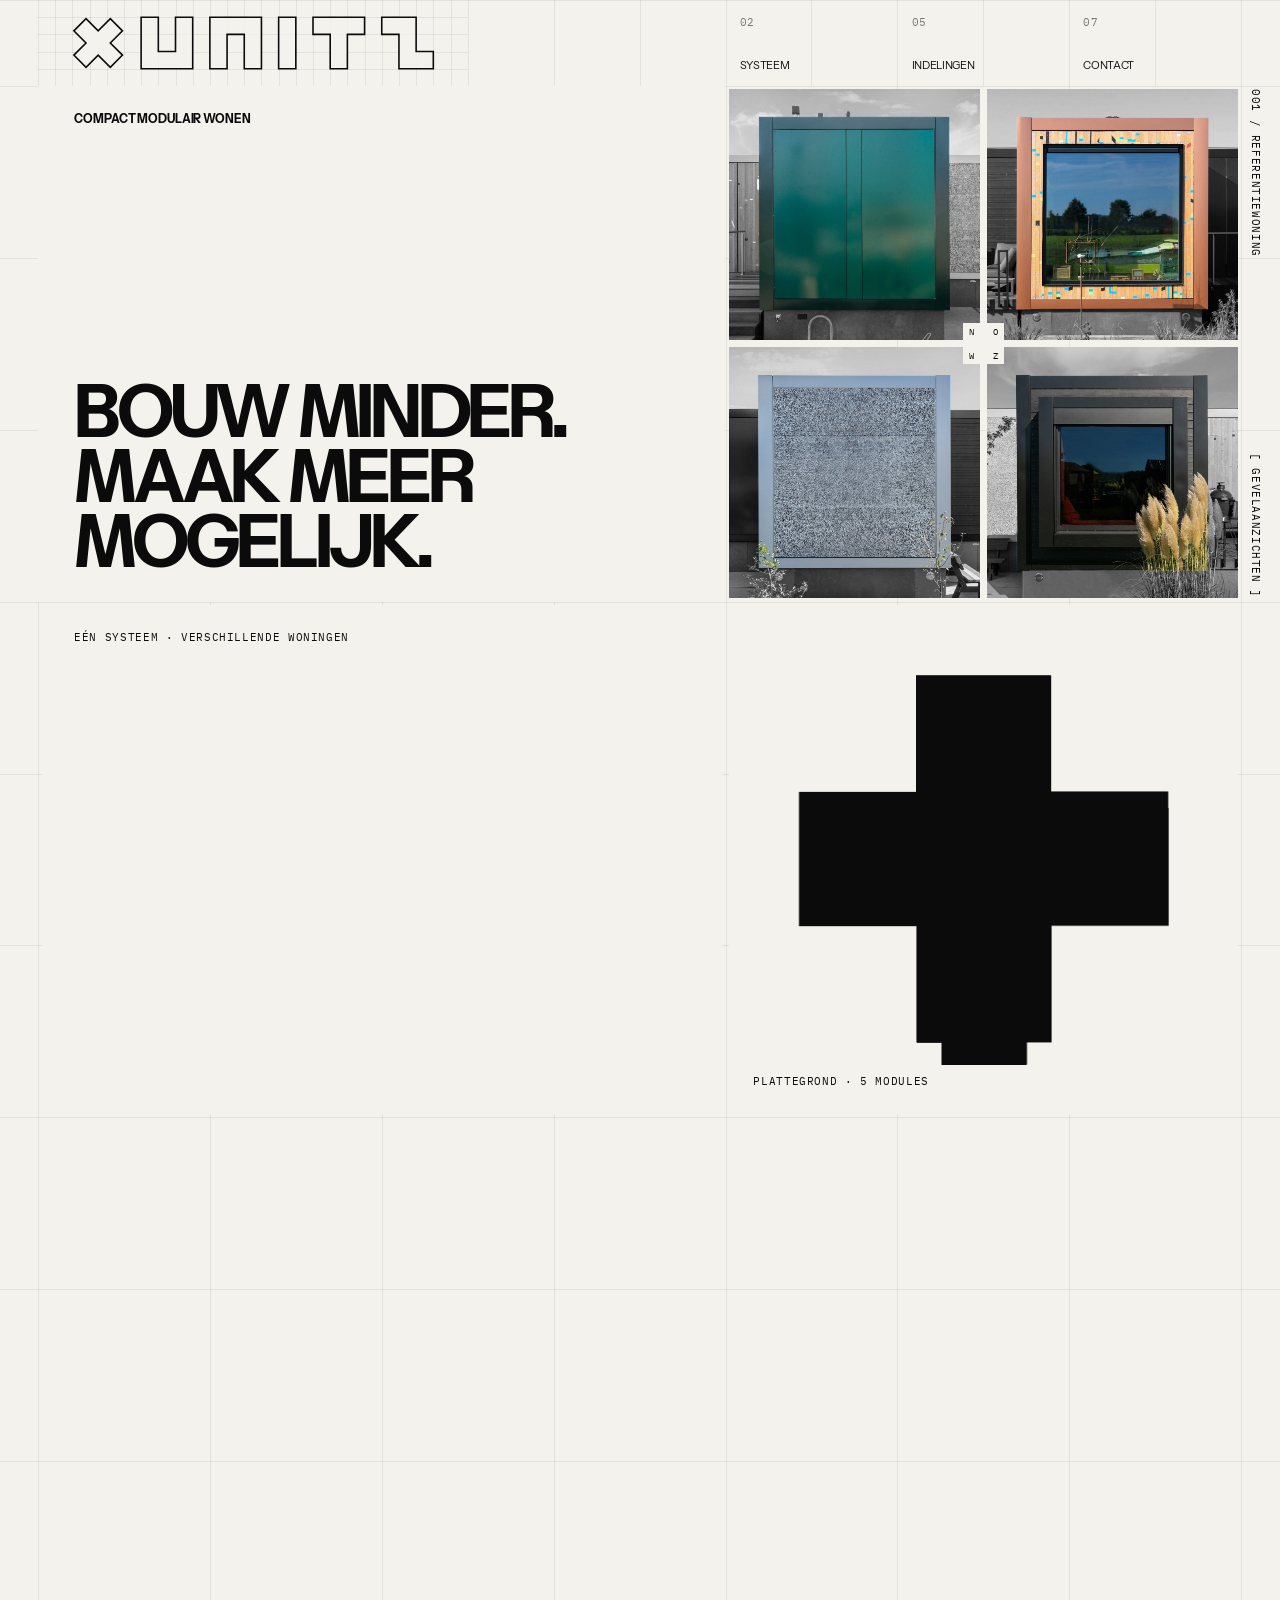
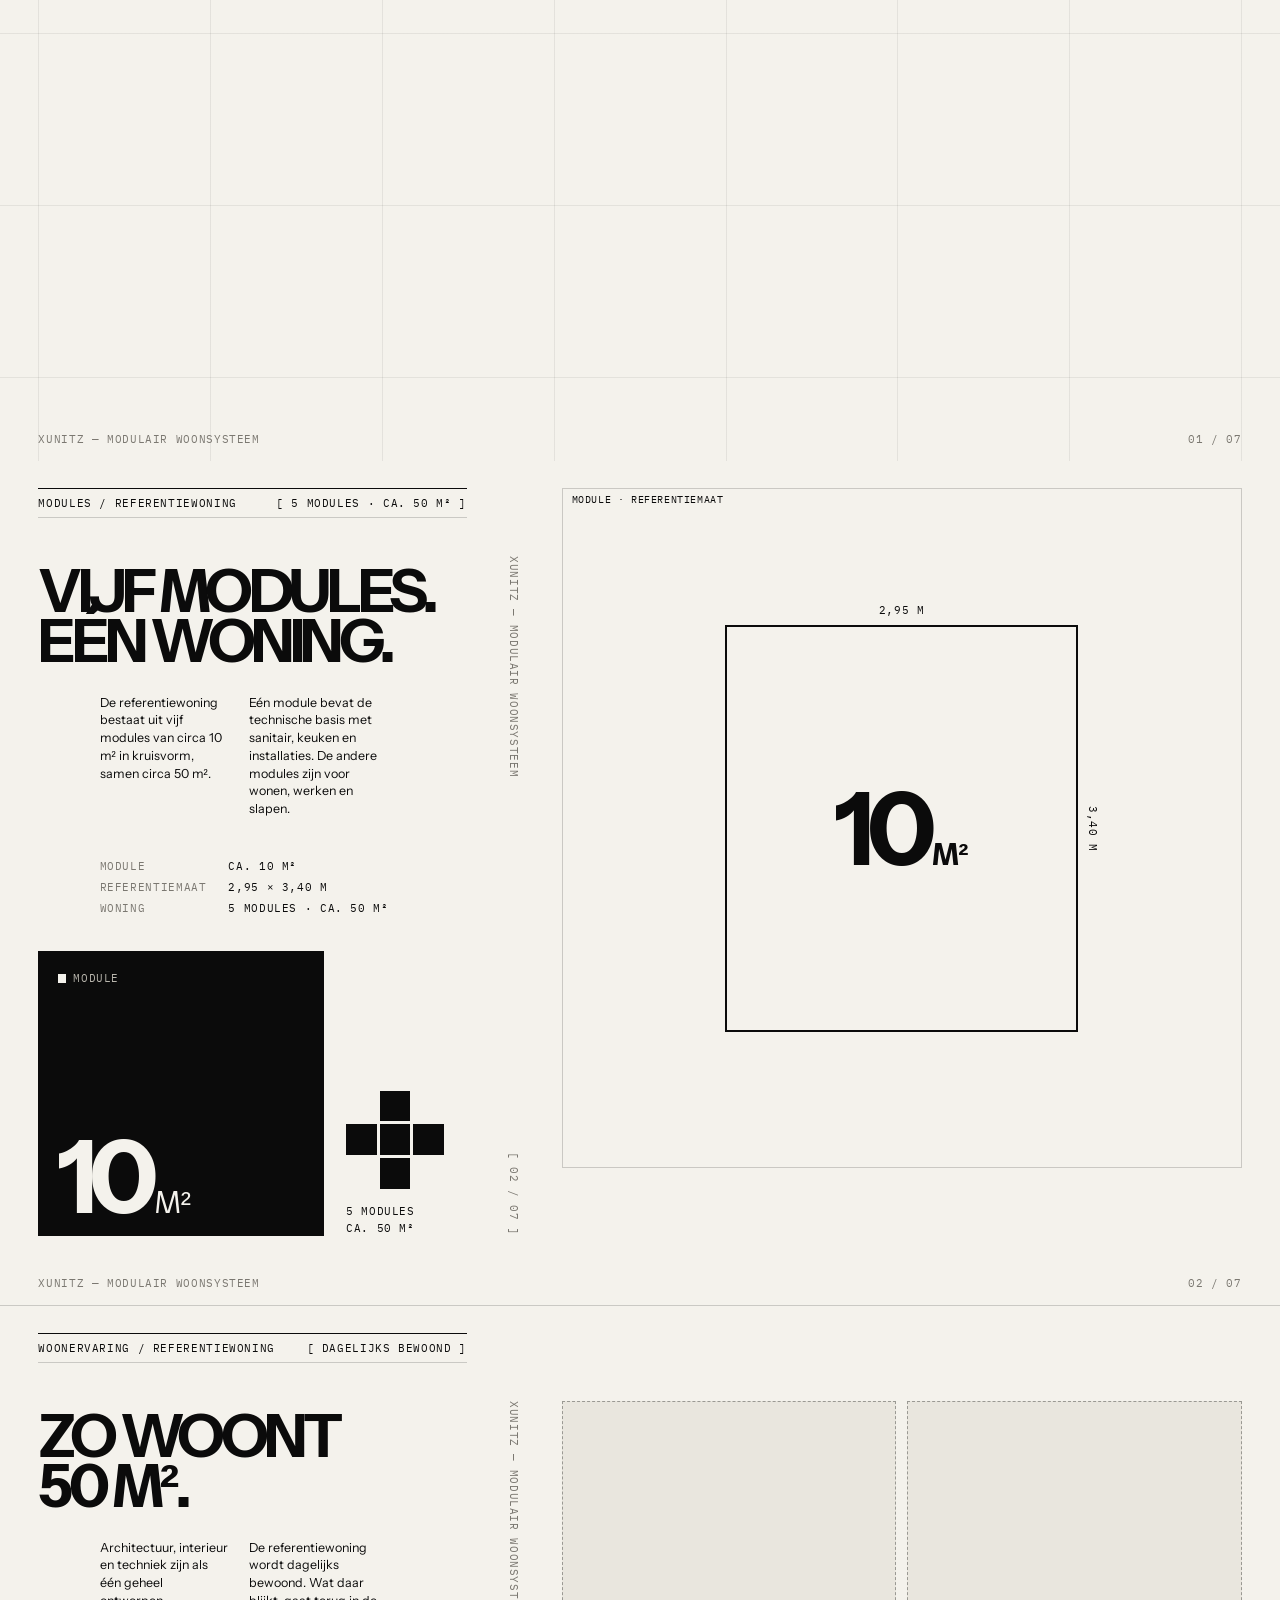
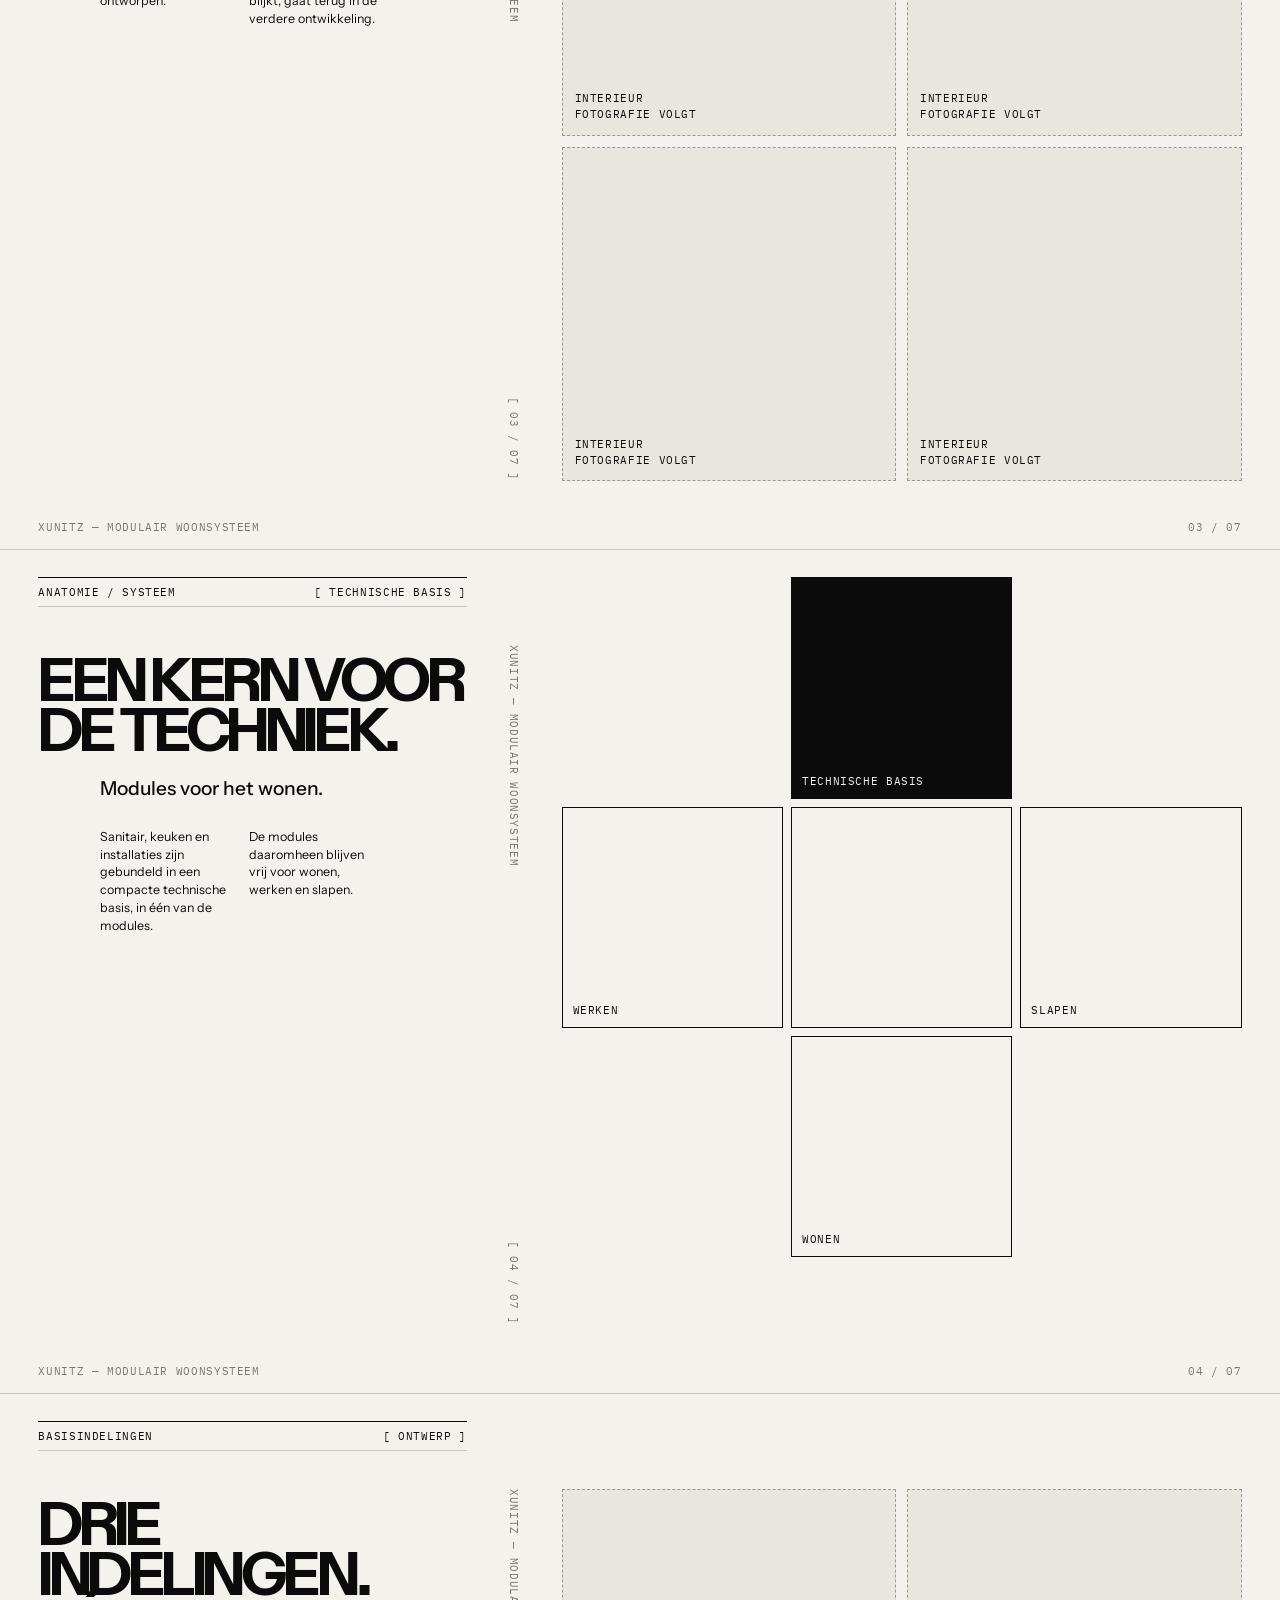
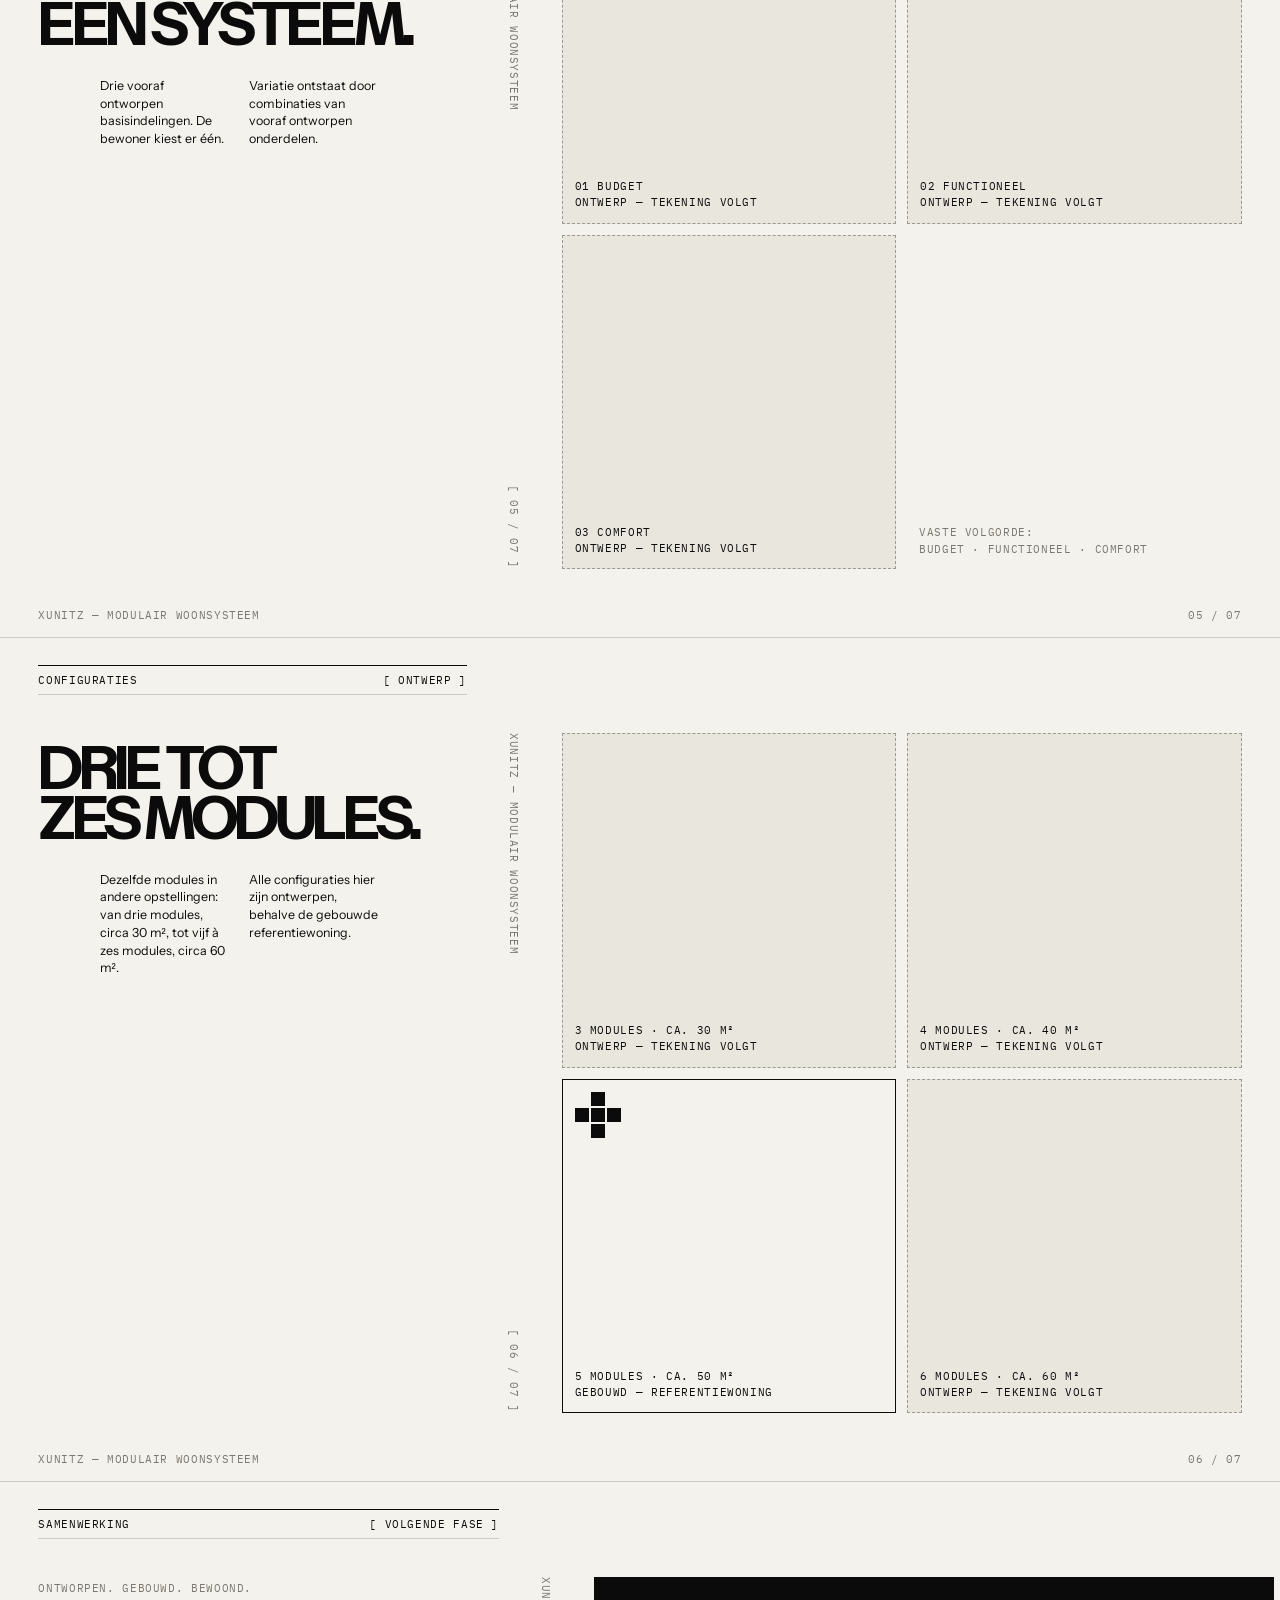
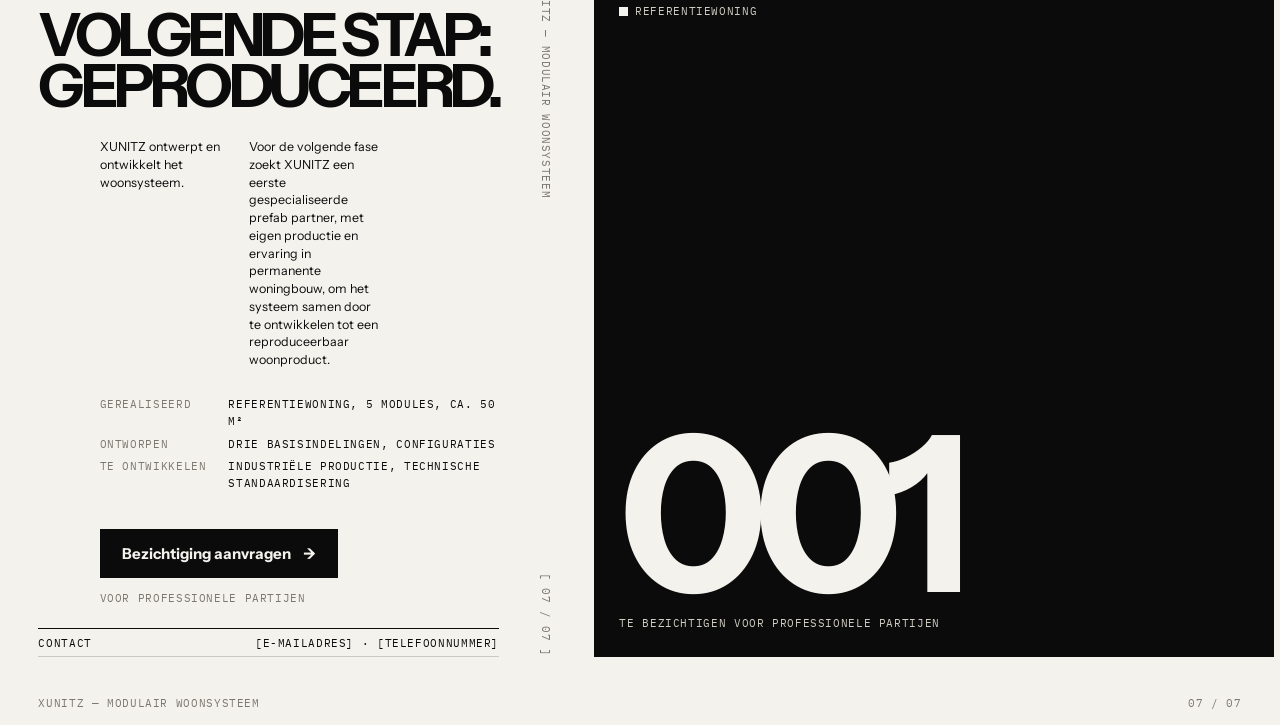
<file: index.html>
<!doctype html>
<html lang="nl">
<head>
<meta charset="utf-8">
<meta name="robots" content="noindex,nofollow">
<meta name="viewport" content="width=device-width,initial-scale=1">
<title>XUNITZ — Compact modulair wonen</title>
<link rel="stylesheet" href="https://fonts.googleapis.com/css2?family=IBM+Plex+Mono:wght@400;500&family=Instrument+Sans:wght@400;500;700&display=swap">
<link rel="stylesheet" href="css/style.css?v=20261127-0015">
</head>
<body>
<main>

<!-- 01 — Opening: vlakverdeling op het vierkante raster (7 vakken breed, 4 op de iPhone) -->
<button class="o-knop" id="o-knop" type="button" aria-expanded="false" aria-controls="o-lijst">Menu</button>
<nav class="o-lijst mono" id="o-lijst" aria-label="Menu"><a href="#systeem">02 Systeem</a><a href="#indelingen">05 Indelingen</a><a href="#contact">07 Contact</a></nav>
<section class="opening" id="woning" aria-label="Woning">
<div class="o-raster" aria-hidden="true"></div>
<div class="o-r o-top">
  <div class="o-p o-logo"><svg class="o-merk" viewBox="0 0 250 50" role="img" aria-label="XUNITZ"><g transform="translate(10 0)"><g class="o-merk-vlak"><polygon points="17.93,10.86 25.00,17.93 32.07,10.86 39.14,17.93 32.07,25.00 39.14,32.07 32.07,39.14 25.00,32.07 17.93,39.14 10.86,32.07 17.93,25.00 10.86,17.93"/><rect x="50" y="10" width="10" height="10"/><rect x="50" y="20" width="10" height="10"/><rect x="50" y="30" width="10" height="10"/><rect x="60" y="30" width="10" height="10"/><rect x="70" y="10" width="10" height="10"/><rect x="70" y="20" width="10" height="10"/><rect x="70" y="30" width="10" height="10"/><rect x="90" y="10" width="10" height="10"/><rect x="90" y="20" width="10" height="10"/><rect x="90" y="30" width="10" height="10"/><rect x="100" y="10" width="10" height="10"/><rect x="110" y="10" width="10" height="10"/><rect x="110" y="20" width="10" height="10"/><rect x="110" y="30" width="10" height="10"/><rect x="130" y="10" width="10" height="10"/><rect x="130" y="20" width="10" height="10"/><rect x="130" y="30" width="10" height="10"/><rect x="150" y="10" width="10" height="10"/><rect x="160" y="10" width="10" height="10"/><rect x="160" y="20" width="10" height="10"/><rect x="160" y="30" width="10" height="10"/><rect x="170" y="10" width="10" height="10"/><rect x="190" y="10" width="10" height="10"/><rect x="200" y="10" width="10" height="10"/><rect x="200" y="20" width="10" height="10"/><rect x="200" y="30" width="10" height="10"/><rect x="210" y="30" width="10" height="10"/></g><g class="o-merk-lijn"><polygon points="17.93,10.86 25.00,17.93 32.07,10.86 39.14,17.93 32.07,25.00 39.14,32.07 32.07,39.14 25.00,32.07 17.93,39.14 10.86,32.07 17.93,25.00 10.86,17.93"/><path d="M50 10H60M50 10V20M60 10V20M50 20V30M60 20V30M50 40H60M50 30V40M60 30H70M60 40H70M70 10H80M70 10V20M80 10V20M70 20V30M80 20V30M70 40H80M80 30V40M90 10H100M90 10V20M90 20V30M100 20V30M90 40H100M90 30V40M100 30V40M100 10H110M100 20H110M110 10H120M120 10V20M110 20V30M120 20V30M110 40H120M110 30V40M120 30V40M130 10H140M130 10V20M140 10V20M130 20V30M140 20V30M130 40H140M130 30V40M140 30V40M150 10H160M150 20H160M150 10V20M160 10H170M160 20V30M170 20V30M160 40H170M160 30V40M170 30V40M170 10H180M170 20H180M180 10V20M190 10H200M190 20H200M190 10V20M200 10H210M210 10V20M200 20V30M210 20V30M200 40H210M200 30V40M210 30H220M210 40H220M220 30V40"/></g></g></svg></div>
  <a class="o-p o-menu o-m1" href="#systeem"><span class="mono mute">02</span><b>Systeem</b></a>
  <a class="o-p o-menu o-m2" href="#indelingen"><span class="mono mute">05</span><b>Indelingen</b></a>
  <a class="o-p o-menu o-m3" href="#contact"><span class="mono mute">07</span><b>Contact</b></a>
  <section class="o-p o-t1">
    <p class="o-pos">Compact modulair wonen</p>
    <h1 class="o-kop"><span>Bouw minder.</span><span>Maak meer</span><span>mogelijk.</span></h1>
    <div class="o-groot" id="o-groot" hidden><img alt=""><button class="o-sluit" type="button" aria-label="Foto sluiten">×</button></div>
  </section>
  <div class="o-gevels" role="group" aria-label="Vier gevels van de referentiewoning — klik voor de originele foto">
    <button class="o-gevel" type="button" data-groot="img/gevels/noord.jpg" data-naam="Noordgevel"><img src="img/noord.jpg" alt="Noordgevel: groen gevelpaneel in een kader"><img class="o-kleur" src="img/gevels/noord-vk.jpg" alt="" aria-hidden="true"><span class="o-l o-l-n mono" aria-hidden="true">N</span></button>
    <button class="o-gevel" type="button" data-groot="img/gevels/oost.jpg" data-naam="Oostgevel"><img src="img/oost.jpg" alt="Oostgevel: groot raam in een koperkleurig kader"><img class="o-kleur" src="img/gevels/oost-vk.jpg" alt="" aria-hidden="true"><span class="o-l o-l-o mono" aria-hidden="true">O</span></button>
    <button class="o-gevel" type="button" data-groot="img/gevels/west.jpg" data-naam="Westgevel"><img src="img/west.jpg" alt="Westgevel: grijs gevelpaneel in een lichtblauw kader"><img class="o-kleur" src="img/gevels/west-vk.jpg" alt="" aria-hidden="true"><span class="o-l o-l-w mono" aria-hidden="true">W</span></button>
    <button class="o-gevel" type="button" data-groot="img/gevels/zuid.jpg" data-naam="Zuidgevel"><img src="img/zuid.jpg" alt="Zuidgevel: raam in een zwart kader"><img class="o-kleur" src="img/gevels/zuid-vk.jpg" alt="" aria-hidden="true"><span class="o-l o-l-z mono" aria-hidden="true">Z</span></button>
  </div>
  <div class="o-strip mono"><span>001 / Referentiewoning</span><span>[ Gevelaanzichten ]</span></div>
</div>
<div class="o-scroll" id="o-stappen">
  <div class="o-plak o-r">
    <section class="o-p o-t2">
      <p class="mono">Eén systeem · Verschillende woningen</p>
      <h2 class="o-kop"><span>Ontworpen.</span><span>Gebouwd.</span><span>Bewoond.</span></h2>
    </section>
    <div class="o-p o-plan">
      <p class="o-lab mono">Plattegrond · 5 modules</p>
      <img class="o-vlak" src="img/schets/plat-0-vlak.png" alt="">
      <img src="img/schets/plat-1-lijn.png" alt="">
      <img src="img/schets/plat-2-muren.png" alt="">
      <img src="img/schets/plat-3-inrichting.png" alt="Plattegrond van de referentiewoning">
    </div>
  </div>
</div>
<footer class="foot mono"><span>XUNITZ — Modulair woonsysteem</span><span>01 / 07</span></footer>
</section>

<!-- 02 — Vijf modules, één woning -->
<section class="screen" id="systeem" aria-label="Systeem">
<div class="stage sys">
  <section class="txt">
    <div class="strip mono"><span>Modules / Referentiewoning</span><span>[ 5 modules · ca. 50 m² ]</span></div>
    <h2 class="title" style="margin-top:calc(var(--s)*.07)">Vijf modules.<br>Eén woning.</h2>
    <div class="cols indent" style="margin-top:calc(var(--s)*.04)">
      <p>De referentiewoning bestaat uit vijf modules van circa 10 m² in kruisvorm, samen circa 50 m².</p>
      <p>Eén module bevat de technische basis met sanitair, keuken en installaties. De andere modules zijn voor wonen, werken en slapen.</p>
    </div>
    <div style="flex:1"></div>
    <dl class="spec mono indent" style="margin-bottom:calc(var(--s)*.05)">
      <dt>Module</dt><dd>ca. 10 m²</dd>
      <dt>Referentiemaat</dt><dd>2,95 × 3,40 M</dd>
      <dt>Woning</dt><dd>5 modules · ca. 50 m²</dd>
    </dl>
    <div class="legend">
      <div class="unit">
        <div class="mono"><span class="sq" style="background:var(--paper)"></span>Module</div>
        <div class="n">10<small>M²</small></div>
      </div>
      <div style="display:grid;gap:14px">
        <div class="cross" aria-hidden="true"><i class="o"></i><i></i><i class="o"></i><i></i><i></i><i></i><i class="o"></i><i></i><i class="o"></i></div>
        <p class="mono">5 modules<br>ca. 50 m²</p>
      </div>
    </div>
  </section>
  <div class="vtext mono" aria-hidden="true"><span>XUNITZ — Modulair woonsysteem</span><span>[ 02 / 07 ]</span></div>
  <figure class="planbox modbox" role="img" aria-label="Eén module: referentiemaat 2,95 bij 3,40 meter, circa 10 m²">
    <div class="mod"><span class="mono mw">2,95 M</span><span class="mono mh">3,40 M</span><b class="n">10<small>M²</small></b></div>
    <figcaption class="tagx">Module · referentiemaat</figcaption>
  </figure>
</div>
<footer class="foot mono"><span>XUNITZ — Modulair woonsysteem</span><span>02 / 07</span></footer>
</section>

<!-- 03 — Woonervaring -->
<section class="screen" id="woonervaring" aria-label="Woonervaring">
<div class="stage scene">
  <section class="txt">
    <div class="strip mono"><span>Woonervaring / Referentiewoning</span><span>[ Dagelijks bewoond ]</span></div>
    <h2 class="title" style="margin-top:calc(var(--s)*.07)">Zo woont<br>50 m².</h2>
    <div class="cols indent" style="margin-top:calc(var(--s)*.04)">
      <p>Architectuur, interieur en techniek zijn als één geheel ontworpen.</p>
      <p>De referentiewoning wordt dagelijks bewoond. Wat daar blijkt, gaat terug in de verdere ontwikkeling.</p>
    </div>
    <div style="flex:1"></div>
  </section>
  <div class="vtext mono" aria-hidden="true"><span>XUNITZ — Modulair woonsysteem</span><span>[ 03 / 07 ]</span></div>
  <div class="comp" role="group" aria-label="Interieurfotografie volgt">
    <div class="ph"><span>Interieur<br>Fotografie volgt</span></div>
    <div class="ph"><span>Interieur<br>Fotografie volgt</span></div>
    <div class="ph"><span>Interieur<br>Fotografie volgt</span></div>
    <div class="ph"><span>Interieur<br>Fotografie volgt</span></div>
  </div>
</div>
<footer class="foot mono"><span>XUNITZ — Modulair woonsysteem</span><span>03 / 07</span></footer>
</section>

<!-- 04 — Anatomie van XUNITZ -->
<section class="screen" id="anatomie" aria-label="Anatomie">
<div class="stage scene">
  <section class="txt">
    <div class="strip mono"><span>Anatomie / Systeem</span><span>[ Technische basis ]</span></div>
    <h2 class="title" style="margin-top:calc(var(--s)*.07)">Een kern voor<br>de techniek.</h2>
    <p class="lead indent" style="margin-top:calc(var(--s)*.03)">Modules voor het wonen.</p>
    <div class="cols indent" style="margin-top:calc(var(--s)*.04)">
      <p>Sanitair, keuken en installaties zijn gebundeld in een compacte technische basis, in één van de modules.</p>
      <p>De modules daaromheen blijven vrij voor wonen, werken en slapen.</p>
    </div>
    <div style="flex:1"></div>
  </section>
  <div class="vtext mono" aria-hidden="true"><span>XUNITZ — Modulair woonsysteem</span><span>[ 04 / 07 ]</span></div>
  <div class="anat" role="img" aria-label="Schema: technische basis in de bovenste module; werken, wonen en slapen in de andere modules">
    <div class="o"></div><div class="k">Technische basis</div><div class="o"></div>
    <div>Werken</div><div></div><div>Slapen</div>
    <div class="o"></div><div>Wonen</div><div class="o"></div>
  </div>
</div>
<footer class="foot mono"><span>XUNITZ — Modulair woonsysteem</span><span>04 / 07</span></footer>
</section>

<!-- 05 — Basisindelingen -->
<section class="screen" id="indelingen" aria-label="Basisindelingen">
<div class="stage scene">
  <section class="txt">
    <div class="strip mono"><span>Basisindelingen</span><span>[ Ontwerp ]</span></div>
    <h2 class="title" style="margin-top:calc(var(--s)*.07)">Drie indelingen.<br>Eén systeem.</h2>
    <div class="cols indent" style="margin-top:calc(var(--s)*.04)">
      <p>Drie vooraf ontworpen basisindelingen. De bewoner kiest er één.</p>
      <p>Variatie ontstaat door combinaties van vooraf ontworpen onderdelen.</p>
    </div>
    <div style="flex:1"></div>
  </section>
  <div class="vtext mono" aria-hidden="true"><span>XUNITZ — Modulair woonsysteem</span><span>[ 05 / 07 ]</span></div>
  <div class="comp" role="group" aria-label="Drie basisindelingen, ontwerp">
    <div class="ph"><span>01 Budget<br>Ontwerp — tekening volgt</span></div>
    <div class="ph"><span>02 Functioneel<br>Ontwerp — tekening volgt</span></div>
    <div class="ph"><span>03 Comfort<br>Ontwerp — tekening volgt</span></div>
    <div style="display:flex;align-items:flex-end;padding:12px"><span class="mono mute">Vaste volgorde:<br>Budget · Functioneel · Comfort</span></div>
  </div>
</div>
<footer class="foot mono"><span>XUNITZ — Modulair woonsysteem</span><span>05 / 07</span></footer>
</section>

<!-- 06 — Configuraties -->
<section class="screen" id="configuraties" aria-label="Configuraties">
<div class="stage scene">
  <section class="txt">
    <div class="strip mono"><span>Configuraties</span><span>[ Ontwerp ]</span></div>
    <h2 class="title" style="margin-top:calc(var(--s)*.07)">Drie tot<br>zes modules.</h2>
    <div class="cols indent" style="margin-top:calc(var(--s)*.04)">
      <p>Dezelfde modules in andere opstellingen: van drie modules, circa 30 m², tot vijf à zes modules, circa 60 m².</p>
      <p>Alle configuraties hier zijn ontwerpen, behalve de gebouwde referentiewoning.</p>
    </div>
    <div style="flex:1"></div>
  </section>
  <div class="vtext mono" aria-hidden="true"><span>XUNITZ — Modulair woonsysteem</span><span>[ 06 / 07 ]</span></div>
  <div class="comp" role="group" aria-label="Configuraties van drie tot zes modules">
    <div class="ph"><span>3 modules · ca. 30 m²<br>Ontwerp — tekening volgt</span></div>
    <div class="ph"><span>4 modules · ca. 40 m²<br>Ontwerp — tekening volgt</span></div>
    <div class="ph" style="background:transparent;border:1px solid var(--ink);flex-direction:column;align-items:flex-start"><div class="mini" aria-hidden="true"><i class="o"></i><i></i><i class="o"></i><i></i><i></i><i></i><i class="o"></i><i></i><i class="o"></i></div><span>5 modules · ca. 50 m²<br>Gebouwd — referentiewoning</span></div>
    <div class="ph"><span>6 modules · ca. 60 m²<br>Ontwerp — tekening volgt</span></div>
  </div>
</div>
<footer class="foot mono"><span>XUNITZ — Modulair woonsysteem</span><span>06 / 07</span></footer>
</section>

<!-- 07 — Samenwerking -->
<section class="screen" id="contact" aria-label="Samenwerking en contact">
<div class="stage scene">
  <section class="txt">
    <div class="strip mono"><span>Samenwerking</span><span>[ Volgende fase ]</span></div>
    <p class="lab mono mute" style="margin-top:calc(var(--s)*.06)">Ontworpen. Gebouwd. Bewoond.</p>
    <h2 class="title" style="margin-top:calc(var(--s)*.02)">Volgende stap:<br>geproduceerd.</h2>
    <div class="cols indent" style="margin-top:calc(var(--s)*.04)">
      <p>XUNITZ ontwerpt en ontwikkelt het woonsysteem.</p>
      <p>Voor de volgende fase zoekt XUNITZ een eerste gespecialiseerde prefab partner, met eigen productie en ervaring in permanente woningbouw, om het systeem samen door te ontwikkelen tot een reproduceerbaar woonproduct.</p>
    </div>
    <dl class="status indent" style="margin-top:calc(var(--s)*.04)">
      <dt>Gerealiseerd</dt><dd>Referentiewoning, 5 modules, ca. 50 m²</dd>
      <dt>Ontworpen</dt><dd>Drie basisindelingen, configuraties</dd>
      <dt>Te ontwikkelen</dt><dd>Industriële productie, technische standaardisering</dd>
    </dl>
    <div style="flex:1"></div>
    <div class="cta indent" style="margin-bottom:calc(var(--s)*.03)">
      <a class="btn" href="mailto:[E-MAILADRES]?subject=Bezichtiging%20referentiewoning">Bezichtiging aanvragen <span aria-hidden="true">→</span></a>
      <span class="mono mute">Voor professionele partijen</span>
    </div>
    <div class="strip mono"><span>Contact</span><span>[E-MAILADRES] · [TELEFOONNUMMER]</span></div>
  </section>
  <div class="vtext mono" aria-hidden="true"><span>XUNITZ — Modulair woonsysteem</span><span>[ 07 / 07 ]</span></div>
  <div class="unitbox">
    <div class="mono"><span class="sq" style="background:var(--paper)"></span>Referentiewoning</div>
    <div>
      <div class="n">001</div>
      <p class="mono" style="margin-top:14px">Te bezichtigen voor professionele partijen</p>
    </div>
  </div>
</div>
<footer class="foot mono"><span>XUNITZ — Modulair woonsysteem</span><span>07 / 07</span></footer>
</section>

</main>
<script>
if(/[?&]raster\b/.test(location.search))document.documentElement.classList.add('toon-raster');
(function(){
  var links=document.querySelectorAll('.bar nav a[href^="#"]:not([href="#"])');
  var secs=[].map.call(links,function(a){return document.querySelector(a.getAttribute('href'))});
  function mark(){
    var y=window.innerHeight*.45,cur=-1;
    secs.forEach(function(s,i){if(s&&s.getBoundingClientRect().top<=y)cur=i});
    links.forEach(function(a,i){if(i===cur)a.setAttribute('aria-current','true');else a.removeAttribute('aria-current')});
  }
  window.addEventListener('scroll',mark,{passive:true});window.addEventListener('resize',mark);mark();
})();

// opening: menuvierkant zodra de menuvakken uit beeld zijn
(function(){
  var knop=document.getElementById('o-knop'),lijst=document.getElementById('o-lijst'),menu=document.querySelector('.o-menu');
  if(!knop||!lijst||!menu)return;
  function dicht(){knop.setAttribute('aria-expanded','false');lijst.classList.remove('open')}
  knop.addEventListener('click',function(){var o=knop.getAttribute('aria-expanded')!=='true';knop.setAttribute('aria-expanded',String(o));lijst.classList.toggle('open',o)});
  lijst.addEventListener('click',dicht);
  if('IntersectionObserver' in window){new IntersectionObserver(function(e){var uit=!e[0].isIntersecting&&e[0].boundingClientRect.top<0;knop.classList.toggle('aan',uit);if(!uit)dicht()}).observe(menu)}else knop.classList.add('aan');
})();
// opening: gevel aanklikken → originele foto uitgevuld in het vlak van Bouw minder
(function(){
  var vlak=document.getElementById('o-groot');if(!vlak)return;
  var img=vlak.querySelector('img'),sluit=vlak.querySelector('.o-sluit'),actief=null;
  function dicht(){vlak.hidden=true;img.removeAttribute('src');if(actief){actief.setAttribute('aria-pressed','false');actief.focus();actief=null}}
  [].forEach.call(document.querySelectorAll('.o-gevel'),function(b){
    b.setAttribute('aria-pressed','false');
    b.addEventListener('click',function(){
      if(actief)actief.setAttribute('aria-pressed','false');
      actief=b;b.setAttribute('aria-pressed','true');
      var klein=b.querySelector('img').getAttribute('src');
      img.onerror=function(){img.onerror=null;img.src=klein};  /* origineel nog niet aanwezig: toon de gevelfoto */
      img.src=b.getAttribute('data-groot');img.alt=b.getAttribute('data-naam')+' — originele foto';
      vlak.hidden=false;
      var r=vlak.getBoundingClientRect();if(r.top<0||r.bottom>innerHeight)vlak.scrollIntoView({behavior:'smooth',block:'center'});
      sluit.focus();
    });
  });
  sluit.addEventListener('click',dicht);
  addEventListener('keydown',function(e){if(e.key==='Escape'&&!vlak.hidden)dicht()});
})();
// opening: vier scrollstappen — eerst de 5 units als gesloten zwart vlak, dan Ontworpen (lijn), Gebouwd (muren), Bewoond (inrichting)
(function(){
  var blok=document.getElementById('o-stappen');if(!blok)return;
  var regels=blok.querySelectorAll('.o-t2 .o-kop span'),vlak=blok.querySelector('.o-plan .o-vlak'),lagen=blok.querySelectorAll('.o-plan img:not(.o-vlak)');
  function stap(){
    var r=blok.getBoundingClientRect(),lengte=Math.max(1,blok.offsetHeight-innerHeight);
    var p=Math.min(1,Math.max(0,-r.top/lengte));
    var n=r.top<innerHeight*.6?(p<.2?1:p<.45?2:p<.7?3:4):0;
    if(vlak)vlak.classList.toggle('aan',n<=1);  /* zwart vlak vanaf het begin */
    [].forEach.call(regels,function(s,i){s.classList.toggle('aan',i<n-1)});
    /* lagen: 0 lijn (niet meer gebruikt), 1 muren vanaf Ontworpen, 2 inrichting bij Bewoond */
    if(lagen[1])lagen[1].classList.toggle('aan',n>=2);
    if(lagen[2])lagen[2].classList.toggle('aan',n>=4);
  }
  addEventListener('scroll',stap,{passive:true});addEventListener('resize',stap);stap();
})();
</script>
</body>
</html>
</file>
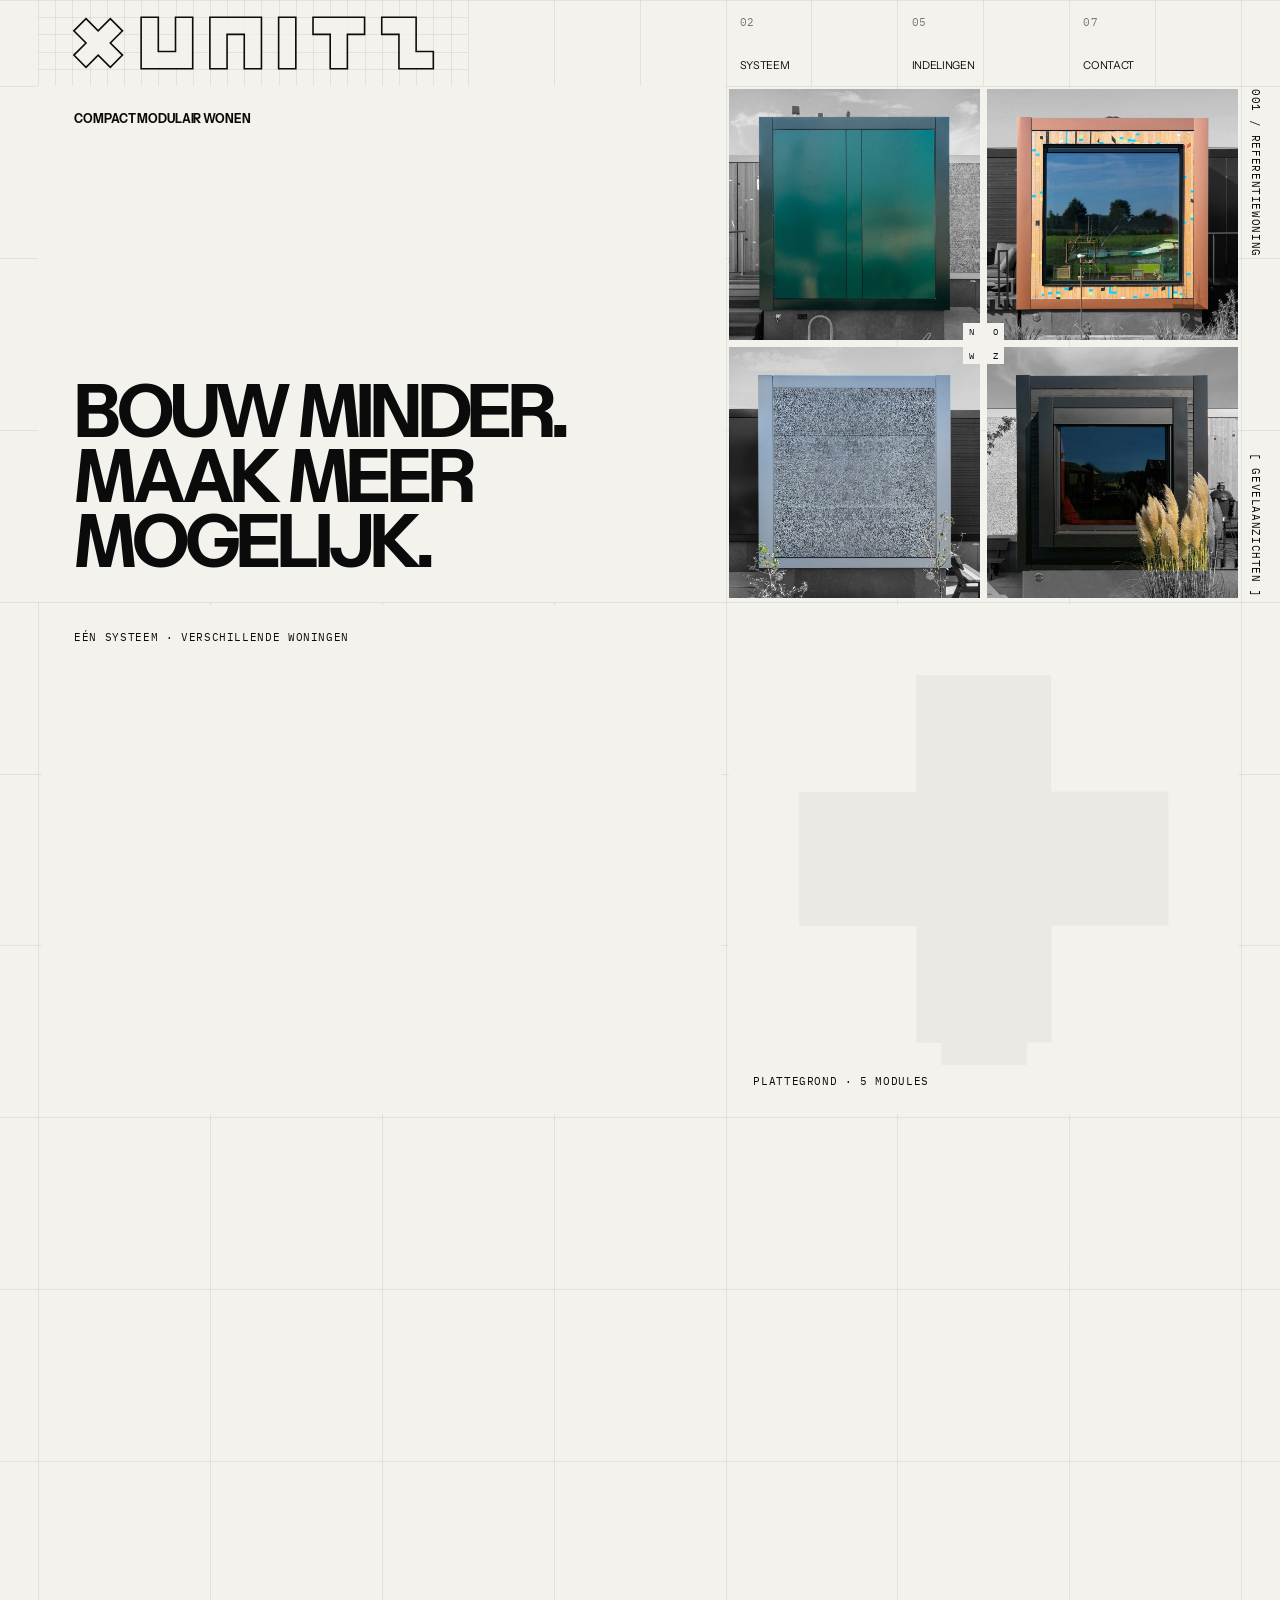
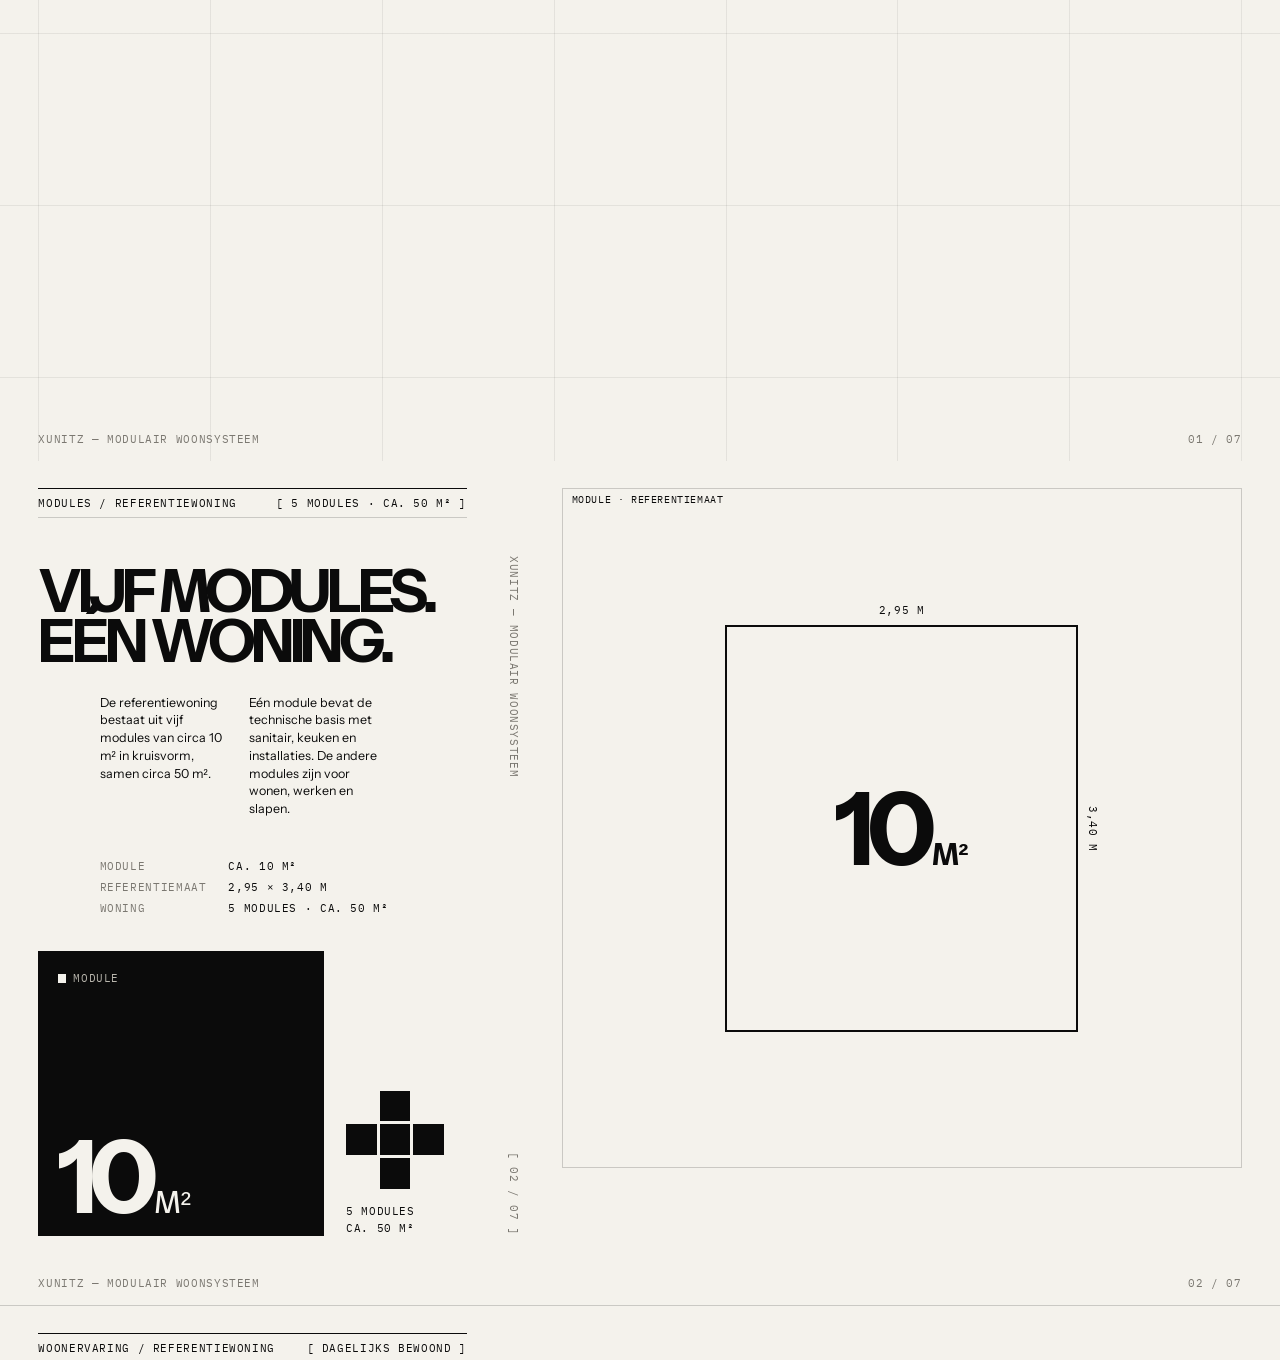
<file: systeem.html>
<!doctype html>
<html lang="nl"><head><meta charset="utf-8"><meta name="robots" content="noindex,nofollow"><meta http-equiv="refresh" content="0;url=index.html#systeem"><title>XUNITZ — Systeem</title></head><body><a href="index.html#systeem">Systeem</a></body></html>
</file>
<file: css/style.css>
@font-face{font-family:"Instrument Sans XU";src:url("fonts/InstrumentSans-Regular.woff2") format("woff2");font-weight:400;font-style:normal;font-display:swap}
@font-face{font-family:"Instrument Sans XU";src:url("fonts/InstrumentSans-Bold.woff2") format("woff2");font-weight:700;font-style:normal;font-display:swap}
:root{
  --paper:#f4f2ec;
  --ink:#0b0b0b;
  --mute:#7b7871;
  --hair:rgba(11,11,11,.18);
  --sans:'Instrument Sans',Arial,Helvetica,sans-serif;
  --display:'Instrument Sans XU','Instrument Sans',Arial,Helvetica,sans-serif; /* zelfde letter als xunitz.nl */
  --mono:'IBM Plex Mono',ui-monospace,Menlo,Consolas,monospace;
  --pad:clamp(20px,3vw,48px);
  --bar:56px;
  --foot:44px;
  --s:min(calc((100vh - var(--bar) - var(--foot) - 24px - 28px) / 1.1),calc(100vw - 2*var(--pad) - 380px));
  --off:calc(var(--s)*.1);
  --u:calc(var(--s) / 8); /* vierkante rastermaat: 1/8 van het beeldvierkant */
  color-scheme:light;
}
*{box-sizing:border-box;margin:0}
html{background:var(--paper);scroll-behavior:smooth;scroll-padding-top:var(--bar)}
body{background:var(--paper);color:var(--ink);font-family:var(--sans);-webkit-font-smoothing:antialiased}
.screen{min-height:calc(100vh - var(--bar));display:flex;flex-direction:column;justify-content:space-between}
.screen+.screen{border-top:1px solid var(--hair)}
.screen>.stage{flex:none;margin-top:calc(var(--s)*.04)}
a{color:inherit;text-decoration:none}
.mono{font-family:var(--mono);font-size:10.5px;line-height:1.6;letter-spacing:.06em;text-transform:uppercase}
.mute{color:var(--mute)}
.sq{display:inline-block;width:.8em;height:.8em;background:var(--ink);margin-right:.7em;vertical-align:-.05em}

/* bovenbalk: links / midden / rechts */

/* podium */
.stage{display:grid;column-gap:var(--pad);padding:0 var(--pad);min-height:calc(var(--s) * 1.1)}
.scene{grid-template-columns:1fr 18px var(--s)}
.sys{grid-template-columns:1fr 18px var(--s)}

.txt{display:flex;flex-direction:column;min-height:0}
.lab{margin-bottom:0}
.title{font-weight:700;font-size:calc(var(--s)*.088);line-height:.9;letter-spacing:-.045em;text-transform:uppercase}
.indent{padding-left:calc(var(--s)*.09)}
.cols{display:grid;grid-template-columns:1fr 1fr;column-gap:calc(var(--s)*.03);font-size:12.5px;line-height:1.42;max-width:calc(var(--s)*.5)}
.strip{border-top:1px solid var(--ink);border-bottom:1px solid var(--hair);padding:6px 0 5px;display:flex;justify-content:space-between;gap:12px}

/* beeld rechts: 2x2, onderaan uitgelijnd */
.comp{align-self:end;width:var(--s);height:var(--s);display:grid;grid-template-columns:1fr 1fr;grid-template-rows:1fr 1fr;gap:calc(var(--s)*.016)}
.comp figure{position:relative;overflow:hidden;background:#d9d7d0}
.comp img{display:block;width:100%;height:100%;object-fit:cover}
.comp figcaption,.tagx{position:absolute;left:0;top:0;background:var(--paper);padding:6px 9px 5px;font-family:var(--mono);font-size:10px;letter-spacing:.06em;text-transform:uppercase;line-height:1}

/* verticaal logo, bovenaan uitgelijnd */

/* plattegrond: boven uitgelijnd */
.planbox{align-self:start;width:var(--s);height:var(--s);border:1px solid var(--hair);position:relative}
.planbox img{display:block;width:100%;height:100%;object-fit:contain;mix-blend-mode:multiply;padding:4%}
.vtext{writing-mode:vertical-rl;align-self:end;height:var(--s);display:flex;align-items:flex-end;justify-content:space-between;color:var(--mute)}

/* unit + legend */
.unit{width:calc(var(--s)*.42);aspect-ratio:1;background:var(--ink);color:var(--paper);display:flex;flex-direction:column;justify-content:space-between;padding:clamp(14px,1.5vw,24px);flex:none}
.unit .n{font-weight:700;font-size:calc(var(--s)*.15);line-height:.8;letter-spacing:-.07em}
.unit .n small{font-size:.3em;letter-spacing:-.02em;font-weight:500;margin-left:.1em}
.unit .mono{color:#b9b6ad}
.spec{display:grid;grid-template-columns:auto 1fr;gap:4px 22px}
.spec dt{color:var(--mute)}
.spec dd{margin:0}
.cross{display:grid;grid-template-columns:repeat(3,var(--c));grid-template-rows:repeat(3,var(--c));--c:clamp(20px,2.4vw,34px);gap:3px;width:max-content}
.cross i{background:var(--ink);display:block}
.cross i.o{background:transparent}
.legend{display:flex;align-items:flex-end;gap:22px}

.foot{height:var(--foot);display:flex;justify-content:space-between;align-items:center;padding:0 var(--pad);color:var(--mute)}

/* iPad staand */
@media (prefers-reduced-motion:reduce){html{scroll-behavior:auto}}
@media (max-aspect-ratio:1/1){
  :root{--s:calc(100vw - 2*var(--pad));--off:0px}
  
  
  .stage{height:auto;grid-template-columns:1fr !important;row-gap:28px;padding-bottom:28px}
  .vtext{display:none}
  .scene .txt{order:1}.scene .comp,.scene .planbox,.scene .unitbox,.scene .anat{order:2;align-self:auto}
  .sys .txt{order:2}.sys .planbox{order:1}
  .title{font-size:calc(var(--s)*.12)}
  .cols{max-width:none}
  .unit{width:calc(var(--s)*.55)}
  .unit .n{font-size:calc(var(--s)*.22)}
  .txt{gap:28px}
}

/* werkmethodiek 07: aanvullende onderdelen */
.lead{font-size:clamp(17px,1.5vw,22px);line-height:1.3;font-weight:500}
.ph{position:relative;background:#e9e6de;border:1px dashed rgba(11,11,11,.35);display:flex;align-items:flex-end;padding:12px;box-sizing:border-box}
.ph span{font-family:var(--mono);font-size:10.5px;letter-spacing:.06em;text-transform:uppercase;line-height:1.5}
.ph .tagx{border-bottom:1px solid var(--hair)}
.mini{display:grid;grid-template-columns:repeat(3,14px);grid-template-rows:repeat(3,14px);gap:2px;margin-bottom:auto}
.mini i{background:var(--ink)}.mini i.o{background:transparent}
.anat{align-self:start;width:var(--s);height:var(--s);display:grid;grid-template-columns:repeat(3,minmax(0,1fr));grid-template-rows:repeat(3,minmax(0,1fr));gap:calc(var(--s)*.012)}
.anat div{border:1px solid var(--ink);display:flex;align-items:flex-end;padding:10px;font-family:var(--mono);font-size:10.5px;letter-spacing:.06em;text-transform:uppercase}
.anat .k{background:var(--ink);color:var(--paper)}
.anat .o{border:0}
.unitbox{align-self:end;width:var(--s);height:var(--s);background:var(--ink);color:var(--paper);display:flex;flex-direction:column;justify-content:space-between;padding:clamp(18px,2vw,32px);box-sizing:border-box}
.unitbox .n{font-weight:700;font-size:calc(var(--s)*.32);line-height:.8;letter-spacing:-.07em}
.unitbox .mono{color:#cfccc3}
.status{display:grid;grid-template-columns:auto 1fr;gap:6px 22px;font-family:var(--mono);font-size:10.5px;letter-spacing:.06em;text-transform:uppercase;line-height:1.6}
.status dt{color:var(--mute)}.status dd{margin:0}
.cta{display:flex;flex-wrap:wrap;align-items:center;gap:12px 20px}
.btn{display:inline-flex;align-items:center;gap:12px;background:var(--ink);color:var(--paper);padding:15px 22px;font-weight:700;font-size:15px;min-height:44px;box-sizing:border-box}
.btn:hover{background:#2a2a28}
@media (max-width:600px){
  .cols{grid-template-columns:1fr;row-gap:12px}
  
  
  
  .indent{padding-left:0}
  .legend{flex-wrap:wrap}
  .strip{flex-wrap:wrap;row-gap:2px}
}
@media (max-aspect-ratio:1/1){.stage{min-height:0}.unitbox,.anat{width:100%;height:auto;aspect-ratio:1}}

/* scène 01: compositie op het vierkante raster (--u) */

 /* altijd 3 regels; schaalt mee met de kolombreedte */

/* raster tijdelijk zichtbaar maken: voeg ?raster toe aan het adres */
.toon-raster .stage{background-image:linear-gradient(to right,rgba(200,40,0,.22) 1px,transparent 1px),linear-gradient(to bottom,rgba(200,40,0,.22) 1px,transparent 1px);background-size:var(--u) var(--u);background-origin:content-box;background-position:right bottom}

/* koppen: zelfde letterbeeld als xunitz.nl (Instrument Sans Bold, stijlsets 05–08) */
.title,.unit .n,.unitbox .n{font-family:var(--display);font-weight:700;font-feature-settings:"ss05" 1,"ss06" 1,"ss07" 1,"ss08" 1;letter-spacing:-.075em}
.title{line-height:.84}

/* =========================================================
   01 OPENING — vlakverdeling op het vierkante raster
   --cols vakken breed (7; 4 op smalle schermen), --q = één vak.
   Rij 1: logo (4) + menu (3) · rij 2–4: kop + gevels ·
   daarna blijft "Ontworpen" + plattegrond staan voor 3 scrollstappen.
   ========================================================= */
.opening{position:relative;z-index:0;--cols:7;--q:calc((100vw - 2 * var(--pad)) / var(--cols));--g:calc(var(--q) * .04);--y0:calc(var(--q) * .5)}
.o-r{display:grid;grid-template-columns:repeat(var(--cols),var(--q));grid-auto-rows:var(--q);padding:0 var(--pad)}
.o-top{grid-template-rows:calc(var(--q) * .5)}
html{scroll-padding-top:0}
.o-p{margin:calc(var(--g) / 2);padding:calc(var(--q) * .14);position:relative;min-width:0}
.o-kop{font-family:var(--display);font-weight:700;font-feature-settings:"ss05" 1,"ss06" 1,"ss07" 1,"ss08" 1;text-transform:uppercase;letter-spacing:-.06em;line-height:.9;white-space:nowrap;font-size:calc(var(--q) * .42)}
.o-kop span{display:block}
.o-logo{grid-column:1 / 4;grid-row:1;margin:0;padding:0;display:block}
/* logo opgebouwd uit cellen van 1/10 vak: letters 3 cellen hoog, 1 cel tussenruimte (proef; img/logo.svg blijft ongewijzigd) */
.o-merk{display:block;width:calc(var(--q) * 2.5);height:100%}
.o-merk-vlak *{fill:var(--paper);stroke:none}
.o-merk-lijn *{fill:none;stroke:var(--ink);stroke-width:1.6px;vector-effect:non-scaling-stroke;stroke-linecap:square;stroke-linejoin:miter}
/* menuvak = 2 kleine vakken naast elkaar: cijfer en woord in het linker vak */
.o-menu{grid-row:1;padding:0;display:grid;grid-template-columns:1fr 1fr;grid-template-rows:1fr;transition:background .2s,color .2s;}
.o-menu>*{padding:calc(var(--q) * .06)}
.o-menu span{grid-column:1;grid-row:1}
.o-menu b{grid-column:1;grid-row:1;align-self:end;white-space:nowrap;font-family:var(--display);font-weight:400;font-size:calc(var(--q) * .063);letter-spacing:-.03em;text-transform:uppercase}
.o-menu:hover{background:var(--ink);color:var(--paper)}
.o-m1{grid-column:5}.o-m2{grid-column:6}.o-m3{grid-column:7}
.o-t1{grid-column:1 / 5;grid-row:2 / 5;margin:0;background:var(--paper);padding:calc(var(--q) * .14 + var(--g) / 2);padding-left:calc(var(--q) * .2086); /* tekst begint op de linkerpunt van de X */display:flex;flex-direction:column;justify-content:space-between}
.o-gevels{grid-column:5 / 8;grid-row:2 / 5;margin:calc(var(--g) / 2);display:grid;grid-template-columns:1fr 1fr;grid-template-rows:1fr 1fr;gap:var(--g)}
.o-gevel{position:relative;overflow:hidden;background:#d9d7d0;padding:0;border:0;margin:0;cursor:zoom-in;display:block;font:inherit;color:inherit}
.o-gevel[aria-pressed="true"]{outline:2px solid var(--ink);outline-offset:-2px}
.o-gevels img{width:100%;height:100%;object-fit:cover;display:block}
/* letters N O W Z in de hoeken bij het midden van het 2×2-blok */
.o-l{position:absolute;z-index:1;width:calc(var(--q) / 10);aspect-ratio:1;display:flex;align-items:center;justify-content:center;background:var(--paper);color:var(--ink);transition:background .25s,color .25s;font-size:calc(var(--q) * .055);line-height:1} /* vierkantje = 1 cel van het logoraster */
.o-l-n{right:0;bottom:0}.o-l-o{left:0;bottom:0}.o-l-w{right:0;top:0}.o-l-z{left:0;top:0}
/* originele foto, uitgevuld in het vlak van Bouw minder */
.o-t1{position:relative}
.o-groot{position:absolute;inset:0;z-index:2;background:transparent}
/* open: vlak doorzichtig, zodat de rasterlijnen langs de foto doorlopen; foto met dezelfde tussenruimte als de gevels */
.o-t1:has(.o-groot:not([hidden])){background:transparent}
.o-t1:has(.o-groot:not([hidden]))>*:not(.o-groot){visibility:hidden}
.o-groot[hidden]{display:none}
.o-groot img{position:absolute;inset:calc(var(--g) / 2);width:calc(100% - var(--g));height:calc(100% - var(--g));object-fit:cover;display:block}
.o-sluit{position:absolute;right:calc(var(--g) / 2);bottom:calc(var(--g) / 2);top:auto;left:auto;width:calc(var(--q) / 10);aspect-ratio:1;padding:0;border:0;background:var(--paper);color:var(--ink);font:400 calc(var(--q) * .07)/1 var(--sans);cursor:pointer}
.o-sluit:hover{background:var(--ink);color:var(--paper)}
.o-sluit::after{content:"";position:absolute;right:0;bottom:0;width:max(100%,44px);height:max(100%,44px)} /* onzichtbaar aanraakvlak van minimaal 44 px */
.o-strip{grid-column:7;grid-row:2 / 5;justify-self:end;margin:calc(var(--g) / 2) 0;writing-mode:vertical-rl;display:flex;justify-content:space-between;white-space:nowrap;transform:translateX(calc(100% + 6px))} /* verticaal langs de gevels, in de marge */
/* tweede scherm: half vak ruimte na de strip, daarna 3 scrollstappen */
.o-scroll{height:calc(var(--q) * 3 + 100vh);margin-top:0} /* geen lege rij onder de gevels */
.o-plak{position:sticky;top:calc(50vh - var(--q) * 1.5 + var(--bar) / 2)}
.o-t2{grid-column:1 / 5;grid-row:1 / 4;background:var(--paper);display:flex;flex-direction:column;justify-content:space-between;padding-left:calc(var(--q) * .2086 - var(--g) / 2)}
.o-t2 .o-kop{font-size:calc(var(--q) * .42 * .6)} /* bewijsregel: 60 % van de kop */
.o-t2 .o-kop span{opacity:0;transform:translateY(.25em);transition:opacity .5s,transform .5s}
.o-t2 .o-kop span.aan{opacity:1;transform:none}
.o-plan{grid-column:5 / 8;grid-row:1 / 4;background:var(--paper)}
.o-plan img{position:absolute;inset:4%;width:92%;height:92%;object-fit:contain;opacity:0;transition:opacity .6s}
.o-plan img.aan{opacity:1}
.o-lab{position:absolute;left:calc(var(--q) * .14);bottom:calc(var(--q) * .14);z-index:1} /* onder in het vak */
@media (max-width:899px){
  .opening{--cols:4;--y0:0px}
  .o-top{grid-template-rows:calc(var(--q) * .5) calc(var(--q) * .5)} /* logo en menu samen één vak */
  .o-m1{grid-column:1}.o-m2{grid-column:2}.o-m3{grid-column:3}
  .o-menu{grid-row:2}
  .o-menu b{grid-column:1 / 3;font-size:calc(var(--q) * .13)} /* iPhone: woord over beide kleine vakken */
  .o-t1{grid-column:1 / 5;grid-row:3 / 6}
  .o-gevels{grid-column:1 / 5;grid-row:6 / 10}
  .o-strip{grid-column:4;grid-row:6 / 10;line-height:1;transform:translateX(calc(100% + 4px))}
  .o-kop{font-size:calc(var(--q) * .36)}
  .o-t2 .o-kop{font-size:calc(var(--q) * .36 * .6)}
  .o-scroll{height:calc(var(--q) * 7 + 100vh);margin-top:0}
  .o-t2{grid-column:1 / 5;grid-row:1 / 4}
  .o-plan{grid-column:1 / 5;grid-row:4 / 8}
  .o-plak{top:calc(100vh - var(--q) * 7 - 10px)}
}
@media (prefers-reduced-motion:reduce){.o-t2 .o-kop span,.o-plan img{opacity:1;transform:none;transition:none}}

/* 02 — één module op referentiemaat (vervangt de herhaalde plattegrond) */
.modbox{display:flex;align-items:center;justify-content:center}
.mod{position:relative;height:60%;aspect-ratio:2.95 / 3.40;border:2px solid var(--ink);display:flex;align-items:center;justify-content:center}
.mod .n{font-family:var(--display);font-weight:700;font-feature-settings:"ss05" 1,"ss06" 1,"ss07" 1,"ss08" 1;letter-spacing:-.075em;font-size:calc(var(--s) * .15);line-height:.8}
.mod .n small{font-size:.3em;letter-spacing:-.02em;margin-left:.1em}
.mod .mw{position:absolute;bottom:100%;left:0;right:0;text-align:center;padding-bottom:8px}
.mod .mh{position:absolute;left:100%;top:0;bottom:0;writing-mode:vertical-rl;text-align:center;padding-left:8px}

/* positionering: dominanter dan de labels */
.o-pos{font-family:var(--display);font-weight:700;text-transform:uppercase;letter-spacing:-.01em;line-height:1;font-size:clamp(11px,calc(var(--q) * .07),22px)}
/* vast menuvierkant rechtsboven, verschijnt zodra de menuvakken uit beeld zijn */
.o-knop{position:fixed;top:12px;right:12px;z-index:20;width:48px;height:48px;border:1px solid rgba(11,11,11,.25);background:var(--paper);color:var(--ink);font:500 9px/1 var(--mono);letter-spacing:.06em;text-transform:uppercase;cursor:pointer;opacity:0;pointer-events:none;transition:opacity .25s}
.o-knop.aan{opacity:1;pointer-events:auto}
.o-knop[aria-expanded="true"]{background:var(--ink);color:var(--paper)}
.o-lijst{position:fixed;top:60px;right:12px;z-index:20;display:none;flex-direction:column;background:var(--paper);border:1px solid rgba(11,11,11,.25)}
.o-lijst.open{display:flex}
.o-lijst a{padding:12px 16px;white-space:nowrap}
.o-lijst a+a{border-top:1px solid rgba(11,11,11,.12)}
.o-lijst a:hover{background:var(--ink);color:var(--paper)}



/* =========================================================
   RASTER (opening) — één laag, zonder herhaalde tegels.
   Alle lijnen komen uit repeating-linear-gradients binnen één vlak,
   zodat afrondingen niet kunnen verschuiven en er nooit twee lijnen
   naast elkaar ontstaan. Elke lijn wordt maar één keer getekend.
   ========================================================= */
.o-raster{--l:rgba(11,11,11,.07);position:absolute;inset:0;z-index:-1;pointer-events:none;
  background-image:
    /* 1 verticaal, elk vak */
    repeating-linear-gradient(to right,var(--l) 0 1px,transparent 1px var(--q)),
    /* 2 horizontaal, elk vak, vanaf de onderkant van rij 1 */
    repeating-linear-gradient(to bottom,var(--l) 0 1px,transparent 1px var(--q)),
    /* 3 bovenrand */
    linear-gradient(var(--l),var(--l)),
    /* 4 rij 1: halve vakken (alleen de tussenlijnen) */
    repeating-linear-gradient(to right,transparent 0 calc(var(--q) / 2),var(--l) calc(var(--q) / 2) calc(var(--q) / 2 + 1px),transparent calc(var(--q) / 2 + 1px) var(--q)),
    /* 5 rij 1, vak 4: kwart vakken (tussenlijnen) */
    repeating-linear-gradient(to right,transparent 0 calc(var(--q) / 4),var(--l) calc(var(--q) / 4) calc(var(--q) / 4 + 1px),transparent calc(var(--q) / 4 + 1px) calc(var(--q) / 2)),
    linear-gradient(to bottom,transparent calc(var(--q) / 4),var(--l) calc(var(--q) / 4) calc(var(--q) / 4 + 1px),transparent calc(var(--q) / 4 + 1px)),
    /* 6 rij 1, logovak 2,5 vak: tiende vakken (tussenlijnen); daarna vierkantjes van een half vak */
    repeating-linear-gradient(to right,transparent 0 calc(var(--q) / 10),var(--l) calc(var(--q) * 0.1) calc(var(--q) * 0.1 + 1px),transparent calc(var(--q) * 0.1 + 1px) calc(var(--q) * 0.2),var(--l) calc(var(--q) * 0.2) calc(var(--q) * 0.2 + 1px),transparent calc(var(--q) * 0.2 + 1px) calc(var(--q) * 0.3),var(--l) calc(var(--q) * 0.3) calc(var(--q) * 0.3 + 1px),transparent calc(var(--q) * 0.3 + 1px) calc(var(--q) * 0.4),var(--l) calc(var(--q) * 0.4) calc(var(--q) * 0.4 + 1px),transparent calc(var(--q) * 0.4 + 1px) calc(var(--q) / 2)),
    repeating-linear-gradient(to bottom,transparent 0 calc(var(--q) / 10),var(--l) calc(var(--q) * 0.1) calc(var(--q) * 0.1 + 1px),transparent calc(var(--q) * 0.1 + 1px) calc(var(--q) * 0.2),var(--l) calc(var(--q) * 0.2) calc(var(--q) * 0.2 + 1px),transparent calc(var(--q) * 0.2 + 1px) calc(var(--q) * 0.3),var(--l) calc(var(--q) * 0.3) calc(var(--q) * 0.3 + 1px),transparent calc(var(--q) * 0.3 + 1px) calc(var(--q) * 0.4),var(--l) calc(var(--q) * 0.4) calc(var(--q) * 0.4 + 1px),transparent calc(var(--q) * 0.4 + 1px) calc(var(--q) / 2));
  background-repeat:no-repeat;
  background-size:
    calc(100% - var(--pad)) 100%,
    100% calc(100% - var(--y0)),
    100% 1px,
    calc(100% - var(--pad)) calc(var(--q) * .5),
    0 0,0 0,
    calc(var(--q) * 2.5) calc(var(--q) * .5),calc(var(--q) * 2.5) calc(var(--q) * .5);
  background-position:
    var(--pad) 0,
    0 var(--y0),
    0 0,
    var(--pad) 0,
    calc(var(--pad) + var(--q) * 3) 0,calc(var(--pad) + var(--q) * 3) 0,
    var(--pad) 0,var(--pad) 0}
@media (max-width:899px){
  /* iPhone: lijn tussen logorij en menurij erbij */
  .o-raster{background-image:
    repeating-linear-gradient(to right,var(--l) 0 1px,transparent 1px var(--q)),
    repeating-linear-gradient(to bottom,var(--l) 0 1px,transparent 1px var(--q)),
    linear-gradient(to bottom,transparent calc(var(--q) * .5),var(--l) calc(var(--q) * .5) calc(var(--q) * .5 + 1px),transparent calc(var(--q) * .5 + 1px)),
    repeating-linear-gradient(to right,transparent 0 calc(var(--q) / 2),var(--l) calc(var(--q) / 2) calc(var(--q) / 2 + 1px),transparent calc(var(--q) / 2 + 1px) var(--q)),
    repeating-linear-gradient(to right,transparent 0 calc(var(--q) / 4),var(--l) calc(var(--q) / 4) calc(var(--q) / 4 + 1px),transparent calc(var(--q) / 4 + 1px) calc(var(--q) / 2)),
    linear-gradient(to bottom,transparent calc(var(--q) / 4),var(--l) calc(var(--q) / 4) calc(var(--q) / 4 + 1px),transparent calc(var(--q) / 4 + 1px)),
    repeating-linear-gradient(to right,transparent 0 calc(var(--q) / 10),var(--l) calc(var(--q) * 0.1) calc(var(--q) * 0.1 + 1px),transparent calc(var(--q) * 0.1 + 1px) calc(var(--q) * 0.2),var(--l) calc(var(--q) * 0.2) calc(var(--q) * 0.2 + 1px),transparent calc(var(--q) * 0.2 + 1px) calc(var(--q) * 0.3),var(--l) calc(var(--q) * 0.3) calc(var(--q) * 0.3 + 1px),transparent calc(var(--q) * 0.3 + 1px) calc(var(--q) * 0.4),var(--l) calc(var(--q) * 0.4) calc(var(--q) * 0.4 + 1px),transparent calc(var(--q) * 0.4 + 1px) calc(var(--q) / 2)),
    repeating-linear-gradient(to bottom,transparent 0 calc(var(--q) / 10),var(--l) calc(var(--q) * 0.1) calc(var(--q) * 0.1 + 1px),transparent calc(var(--q) * 0.1 + 1px) calc(var(--q) * 0.2),var(--l) calc(var(--q) * 0.2) calc(var(--q) * 0.2 + 1px),transparent calc(var(--q) * 0.2 + 1px) calc(var(--q) * 0.3),var(--l) calc(var(--q) * 0.3) calc(var(--q) * 0.3 + 1px),transparent calc(var(--q) * 0.3 + 1px) calc(var(--q) * 0.4),var(--l) calc(var(--q) * 0.4) calc(var(--q) * 0.4 + 1px),transparent calc(var(--q) * 0.4 + 1px) calc(var(--q) / 2));
    background-size:calc(100% - var(--pad)) 100%,100% 100%,100% var(--q),calc(100% - var(--pad)) calc(var(--q) * .5),0 0,0 0,calc(var(--q) * 2.5) calc(var(--q) * .5),calc(var(--q) * 2.5) calc(var(--q) * .5);
    background-position:var(--pad) 0,0 var(--y0),0 0,var(--pad) 0,calc(var(--pad) + var(--q) * 3) 0,calc(var(--pad) + var(--q) * 3) 0,var(--pad) 0,var(--pad) 0}
}

/* gevels nodigen uit tot klikken: bij aanwijzen kleurt de gevel in (originele foto), de letter keert om */
.o-gevel .o-kleur{position:absolute;inset:0;opacity:0;transition:opacity .45s ease}
.o-gevel img:first-child{transition:transform .45s ease}
@media (hover:hover){
  .o-gevel:hover .o-kleur,.o-gevel:focus-visible .o-kleur{opacity:1}
  .o-gevel:hover .o-l,.o-gevel:focus-visible .o-l{background:var(--ink);color:var(--paper)}
}
/* aanraakscherm: kort inkleuren bij aantikken */
.o-gevel:active .o-kleur{opacity:1}
@media (prefers-reduced-motion:reduce){.o-gevel .o-kleur,.o-l{transition:none}}
</file>
